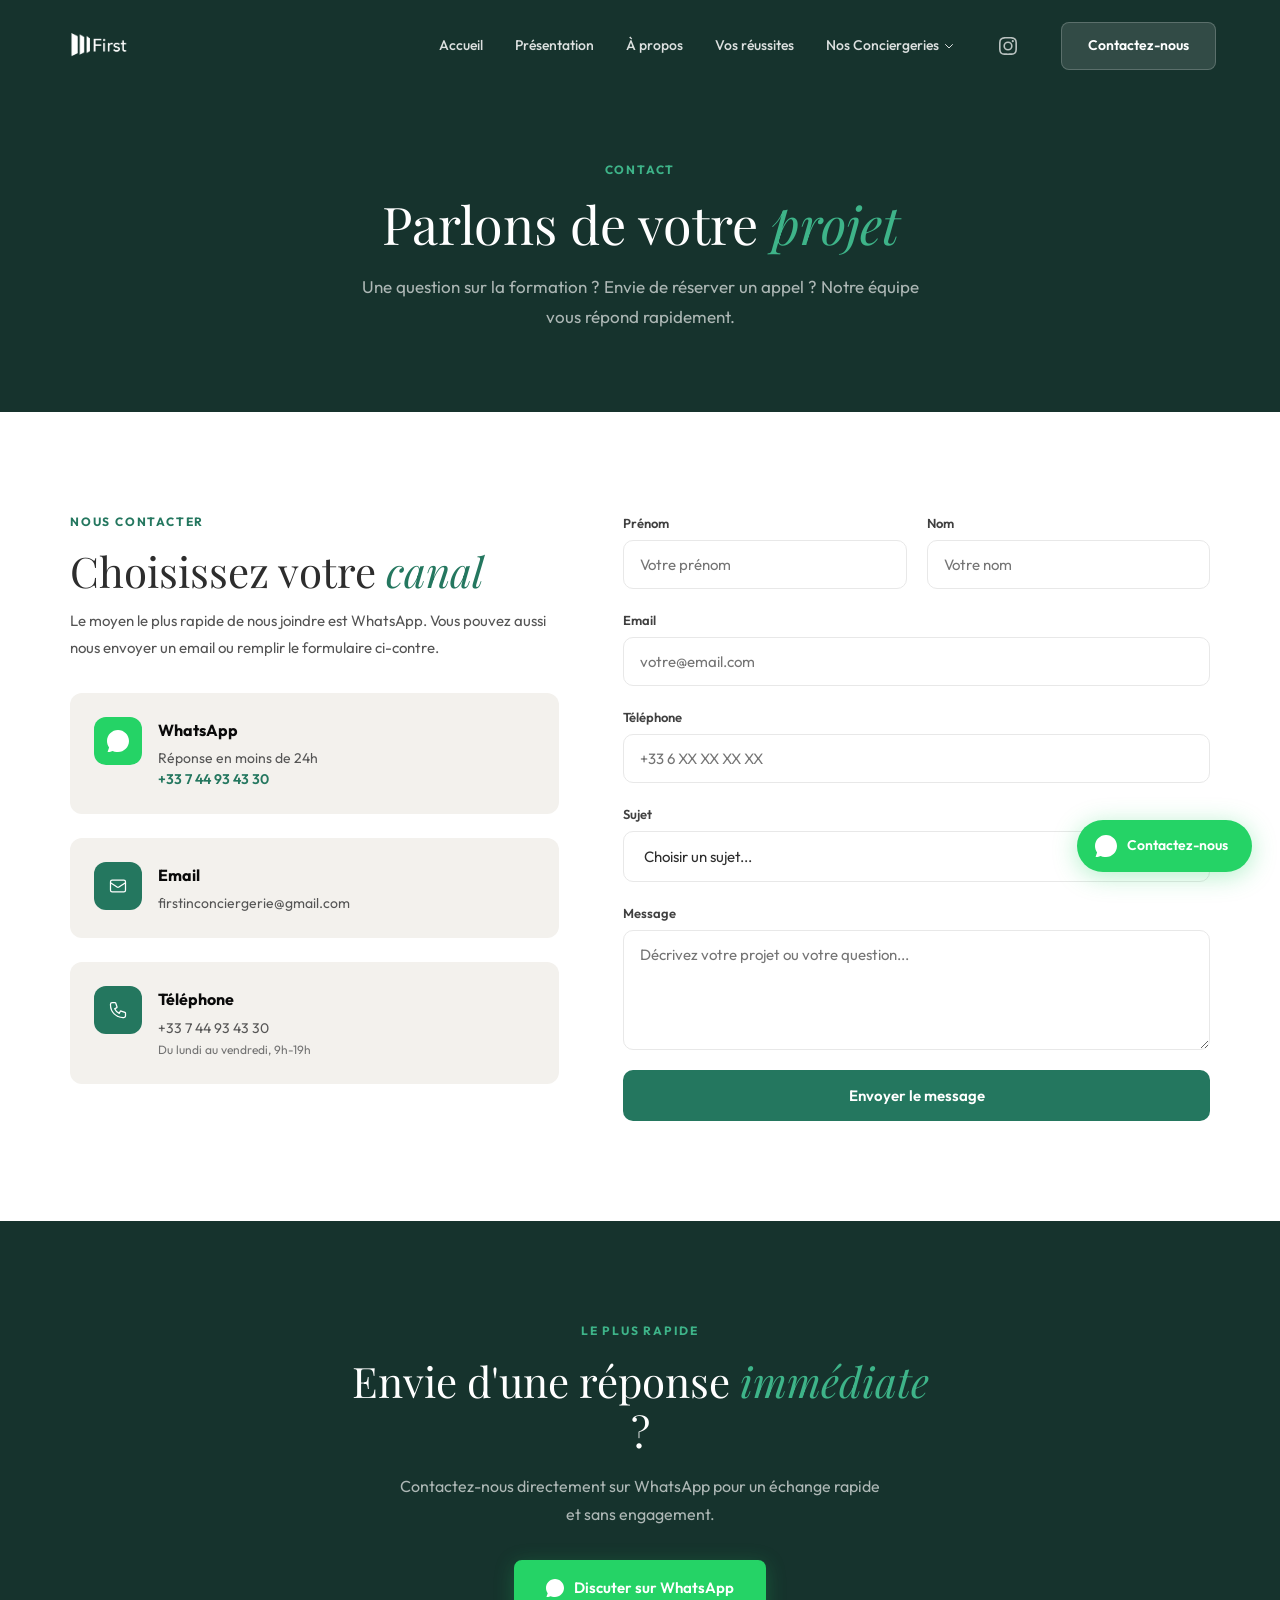
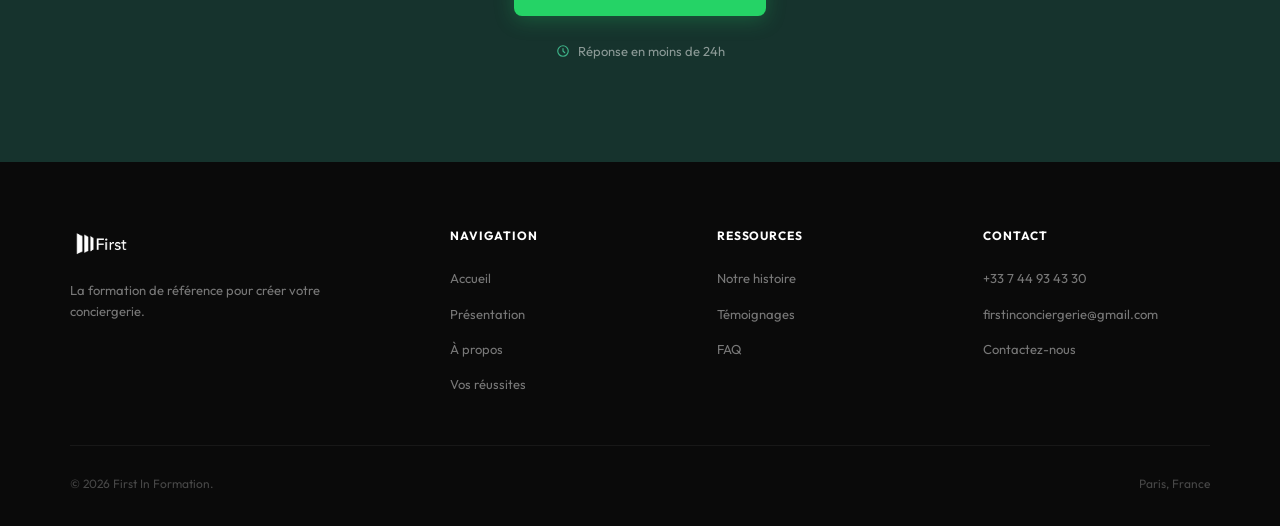
<file: contact.html>
<!DOCTYPE html>
<html lang="fr">
<head>
    <meta charset="UTF-8">
    <meta name="viewport" content="width=device-width, initial-scale=1.0">
    <title>Contactez-nous | First In Formation</title>
    <meta name="description" content="Contactez First In Formation pour en savoir plus sur notre programme de formation en conciergerie de luxe.">
    <link rel="icon" type="image/png" href="./assets/images/LOGO NOIR.png">
    <link href="https://fonts.googleapis.com/css2?family=Outfit:wght@300;400;500;600;700;800&family=Playfair+Display:ital,wght@0,400;0,500;0,600;0,700;1,400;1,500&display=swap" rel="stylesheet">
    <style>
        :root{--green-deep:#16332d;--green:#1a4d3e;--green-accent:#24775f;--green-light:#2d9474;--green-lighter:#3eb489;--white:#fff;--cream:#f3f1ed;--black:#0a0a0a;--gray-800:#2d2d2d;--gray-700:#404040;--gray-600:#555;--gray-500:#737373;--gray-400:#a3a3a3;--gray-200:#e8e8e8}
        *,*::before,*::after{margin:0;padding:0;box-sizing:border-box}html{scroll-behavior:smooth;-webkit-font-smoothing:antialiased}body{font-family:'Outfit',-apple-system,BlinkMacSystemFont,sans-serif;background:var(--white);color:var(--gray-800);line-height:1.7;overflow-x:hidden}::selection{background:var(--green-accent);color:var(--white)}img{max-width:100%;display:block}a{text-decoration:none;color:inherit}
        .fade-up{opacity:0;transform:translateY(24px);transition:opacity .6s ease,transform .6s ease}.fade-up.visible{opacity:1;transform:translateY(0)}

        .nav{position:fixed;top:0;left:0;right:0;z-index:100;padding:22px 5%;display:flex;justify-content:space-between;align-items:center;transition:all .35s ease}.nav.scrolled{background:rgba(255,255,255,.97);backdrop-filter:blur(16px);padding:14px 5%;box-shadow:0 1px 0 rgba(0,0,0,.06)}.nav-logo img{height:42px;transition:all .3s}.nav.scrolled .nav-logo img{height:36px}.nav-menu{display:flex;align-items:center;gap:44px}.nav-links{display:flex;gap:32px}.nav-links a{font-size:14px;font-weight:500;color:rgba(255,255,255,.85);transition:color .3s}.nav.scrolled .nav-links a{color:var(--gray-700)}.nav-links a:hover{color:var(--green-lighter)}.nav-cta{padding:11px 26px;background:rgba(255,255,255,.12);border:1px solid rgba(255,255,255,.2);border-radius:8px;color:var(--white);font-size:14px;font-weight:600;transition:all .3s}.nav.scrolled .nav-cta{background:var(--green-accent);border-color:var(--green-accent);color:var(--white)}
        .mobile-header{display:none;position:fixed;top:0;left:0;right:0;background:var(--green-deep);padding:16px 20px;z-index:101;justify-content:space-between;align-items:center;transition:all .3s}.mobile-header.scrolled{background:var(--white);box-shadow:0 1px 0 rgba(0,0,0,.08)}.mobile-header img{height:34px}.hamburger{width:24px;height:18px;position:relative;cursor:pointer;z-index:102}.hamburger span{position:absolute;left:0;width:100%;height:2px;background:var(--white);transition:all .3s;border-radius:1px}.mobile-header.scrolled .hamburger span{background:var(--green-deep)}.hamburger span:nth-child(1){top:0}.hamburger span:nth-child(2){top:50%;transform:translateY(-50%)}.hamburger span:nth-child(3){bottom:0;width:65%}.hamburger.active span:nth-child(1){top:50%;transform:translateY(-50%) rotate(45deg);background:var(--white)}.hamburger.active span:nth-child(2){opacity:0}.hamburger.active span:nth-child(3){bottom:50%;width:100%;transform:translateY(50%) rotate(-45deg);background:var(--white)}.mobile-menu{position:fixed;inset:0;background:var(--green-deep);z-index:100;display:flex;flex-direction:column;justify-content:center;align-items:center;gap:28px;opacity:0;visibility:hidden;transition:all .4s ease}.mobile-menu.active{opacity:1;visibility:visible}.mobile-menu a{font-size:1.4rem;font-weight:500;color:var(--white)}
        @media(max-width:900px){.nav{display:none}.mobile-header{display:flex}}

        .section{padding:100px 5%}.section-inner{max-width:1140px;margin:0 auto}.section-green{background:var(--green-deep);color:var(--white)}.section-cream{background:var(--cream)}.section-white{background:var(--white)}
        .section-label{font-size:12px;font-weight:700;letter-spacing:.15em;text-transform:uppercase;color:var(--green-accent);margin-bottom:14px}.section-green .section-label{color:var(--green-lighter)}
        .section-heading{font-family:'Playfair Display',serif;font-size:clamp(28px,4vw,42px);font-weight:400;line-height:1.2;margin-bottom:16px}.section-heading em{font-style:italic;color:var(--green-accent)}.section-green .section-heading em{color:var(--green-lighter)}

        .page-hero{background:var(--green-deep);padding:160px 5% 80px;text-align:center}.page-hero .section-label{color:var(--green-lighter)}.page-hero h1{font-family:'Playfair Display',serif;font-size:clamp(32px,5vw,52px);font-weight:400;color:var(--white);line-height:1.15;margin-bottom:18px}.page-hero h1 em{font-style:italic;color:var(--green-lighter)}.page-hero p{font-size:17px;color:rgba(255,255,255,.65);max-width:560px;margin:0 auto;line-height:1.75}

        /* CONTACT LAYOUT */
        .contact-grid{display:grid;grid-template-columns:1fr 1.2fr;gap:64px;align-items:start}
        .contact-methods{display:flex;flex-direction:column;gap:24px}
        .contact-method{display:flex;gap:16px;padding:24px;background:var(--cream);border-radius:12px;transition:all .3s}
        .contact-method:hover{box-shadow:0 8px 30px rgba(0,0,0,.06)}
        .contact-method-icon{width:48px;height:48px;background:var(--green-accent);border-radius:12px;display:flex;align-items:center;justify-content:center;flex-shrink:0;color:var(--white)}
        .contact-method h4{font-size:16px;font-weight:700;margin-bottom:4px;color:var(--black)}
        .contact-method p{font-size:14px;color:var(--gray-600);line-height:1.5}
        .contact-method a{color:var(--green-accent);font-weight:600}

        /* FORM */
        .contact-form{display:flex;flex-direction:column;gap:20px}
        .form-group{display:flex;flex-direction:column;gap:6px}
        .form-group label{font-size:13px;font-weight:600;color:var(--gray-700)}
        .form-group input,.form-group textarea,.form-group select{
            padding:14px 16px;border:1px solid var(--gray-200);border-radius:10px;
            font-family:inherit;font-size:15px;color:var(--gray-800);
            transition:border-color .3s;background:var(--white);
        }
        .form-group input:focus,.form-group textarea:focus,.form-group select:focus{
            outline:none;border-color:var(--green-accent);
        }
        .form-group textarea{resize:vertical;min-height:120px}
        .form-row{display:grid;grid-template-columns:1fr 1fr;gap:20px}
        .btn-submit{
            padding:16px 32px;background:var(--green-accent);color:var(--white);
            border:none;border-radius:10px;font-family:inherit;font-size:15px;font-weight:600;
            cursor:pointer;transition:all .3s;
        }
        .btn-submit:hover{background:var(--green-light);transform:translateY(-1px)}

        .btn-main{display:inline-flex;align-items:center;gap:10px;padding:15px 32px;background:#25D366;color:var(--white);border-radius:8px;font-size:15px;font-weight:600;transition:all .3s;box-shadow:0 4px 20px rgba(37,211,102,.25)}.btn-main:hover{transform:translateY(-2px);box-shadow:0 8px 30px rgba(37,211,102,.35)}

        .cta-guarantee{display:flex;align-items:center;justify-content:center;gap:8px;margin-top:24px;font-size:13px;color:rgba(255,255,255,.5)}
        .cta-guarantee svg{color:var(--green-lighter)}

        .footer{background:var(--black);color:var(--white);padding:64px 5% 32px}.footer-inner{max-width:1140px;margin:0 auto}.footer-grid{display:grid;grid-template-columns:1.5fr 1fr 1fr 1fr;gap:40px;padding-bottom:40px;border-bottom:1px solid rgba(255,255,255,.06)}.footer-brand img{height:38px;margin-bottom:16px}.footer-brand p{font-size:13px;color:rgba(255,255,255,.45);line-height:1.65;max-width:260px}.footer-title{font-size:12px;font-weight:700;text-transform:uppercase;letter-spacing:.08em;margin-bottom:18px}.footer-links{list-style:none}.footer-links li{margin-bottom:8px}.footer-links a{color:rgba(255,255,255,.45);font-size:13px;transition:color .3s}.footer-links a:hover{color:var(--green-lighter)}.footer-bottom{display:flex;justify-content:space-between;align-items:center;padding-top:28px;font-size:12px;color:rgba(255,255,255,.25)}

        @media(max-width:900px){.contact-grid{grid-template-columns:1fr;gap:40px}.form-row{grid-template-columns:1fr}.footer-grid{grid-template-columns:1fr 1fr}}
        @media(max-width:600px){.section{padding:72px 5%}.page-hero{padding:120px 5% 60px}.footer-grid{grid-template-columns:1fr;text-align:center}.footer-brand{display:flex;flex-direction:column;align-items:center}.footer-bottom{flex-direction:column;gap:8px;text-align:center}}
        .preloader{position:fixed;inset:0;background:var(--green-deep);z-index:10000;display:flex;align-items:center;justify-content:center;flex-direction:column;gap:32px}.preloader-logo{width:120px;filter:brightness(0) invert(1);opacity:0;transform:scale(0.9);animation:pLogoIn .8s cubic-bezier(.16,1,.3,1) .2s forwards}@keyframes pLogoIn{to{opacity:1;transform:scale(1)}}.preloader-bar{width:160px;height:2px;background:rgba(255,255,255,.1);border-radius:2px;overflow:hidden;opacity:0;animation:pBarIn .4s ease .5s forwards}@keyframes pBarIn{to{opacity:1}}.preloader-bar-fill{height:100%;width:0%;background:linear-gradient(90deg,var(--green-lighter),var(--green-light));animation:pFill 1.2s cubic-bezier(.4,0,.2,1) .7s forwards}@keyframes pFill{to{width:100%}}.nav-dropdown:hover .nav-dropdown-menu{opacity:1!important;visibility:visible!important;transform:translateX(-50%) translateY(0)!important}.nav-dropdown-menu a:hover{background:var(--cream)}.nav.scrolled .nav-dropdown-menu a{color:var(--gray-700)}.nav.scrolled .nav-insta{color:var(--gray-500)}
        body{animation:pageIn .4s ease both}body.page-exit{animation:pageOut .3s ease both}@keyframes pageIn{from{opacity:0}to{opacity:1}}@keyframes pageOut{from{opacity:1}to{opacity:0}}
    </style>
</head>
<body>
    <nav class="nav" id="nav"><a href="index.html" class="nav-logo"><img src="./assets/images/LOGO BLANC.png" alt="First In" id="navLogo"></a><div class="nav-menu"><div class="nav-links"><a href="index.html">Accueil</a><a href="presentation.html">Présentation</a><a href="a-propos.html">À propos</a><a href="vos-reussites.html">Vos réussites</a><div class="nav-dropdown" style="position:relative"><a href="https://www.firstinconciergerie.com/" target="_blank" style="display:flex;align-items:center;gap:4px">Nos Conciergeries <svg width="12" height="12" fill="none" stroke="currentColor" viewBox="0 0 24 24"><path stroke-linecap="round" stroke-linejoin="round" stroke-width="2" d="M19 9l-7 7-7-7"/></svg></a><div class="nav-dropdown-menu" style="position:absolute;top:100%;left:50%;transform:translateX(-50%) translateY(8px);min-width:200px;background:rgba(255,255,255,0.97);backdrop-filter:blur(20px);border-radius:12px;border:1px solid rgba(0,0,0,0.06);box-shadow:0 12px 40px rgba(0,0,0,0.1);padding:8px;opacity:0;visibility:hidden;transition:all 0.25s;z-index:200"><a href="https://www.firstinconciergerie.com/" target="_blank" style="display:flex;align-items:center;gap:10px;padding:10px 14px;border-radius:8px;font-size:13.5px;font-weight:500;color:var(--gray-700)"><span style="width:6px;height:6px;border-radius:50%;background:var(--green-accent)"></span> Paris</a><a href="https://www.firstinconciergerie.com/" target="_blank" style="display:flex;align-items:center;gap:10px;padding:10px 14px;border-radius:8px;font-size:13.5px;font-weight:500;color:var(--gray-700)"><span style="width:6px;height:6px;border-radius:50%;background:var(--green-accent)"></span> Dubaï</a><a href="https://www.firstinconciergerie.com/" target="_blank" style="display:flex;align-items:center;gap:10px;padding:10px 14px;border-radius:8px;font-size:13.5px;font-weight:500;color:var(--gray-700)"><span style="width:6px;height:6px;border-radius:50%;background:var(--green-accent)"></span> Côte d'Azur</a><a href="https://www.firstinconciergerie.com/" target="_blank" style="display:flex;align-items:center;gap:10px;padding:10px 14px;border-radius:8px;font-size:13.5px;font-weight:500;color:var(--gray-700)"><span style="width:6px;height:6px;border-radius:50%;background:var(--green-accent)"></span> Marrakech</a></div></div></div><a href="https://www.instagram.com/firstconciergerie/" target="_blank" aria-label="Instagram" class="nav-insta" style="color:rgba(255,255,255,0.7);transition:color 0.3s;display:flex"><svg width="18" height="18" fill="currentColor" viewBox="0 0 24 24"><path d="M12 2.163c3.204 0 3.584.012 4.85.07 3.252.148 4.771 1.691 4.919 4.919.058 1.265.069 1.645.069 4.849 0 3.205-.012 3.584-.069 4.849-.149 3.225-1.664 4.771-4.919 4.919-1.266.058-1.644.07-4.85.07-3.204 0-3.584-.012-4.849-.07-3.26-.149-4.771-1.699-4.919-4.92-.058-1.265-.07-1.644-.07-4.849 0-3.204.013-3.583.07-4.849.149-3.227 1.664-4.771 4.919-4.919 1.266-.057 1.645-.069 4.849-.069zM12 0C8.741 0 8.333.014 7.053.072 2.695.272.273 2.69.073 7.052.014 8.333 0 8.741 0 12c0 3.259.014 3.668.072 4.948.2 4.358 2.618 6.78 6.98 6.98C8.333 23.986 8.741 24 12 24c3.259 0 3.668-.014 4.948-.072 4.354-.2 6.782-2.618 6.979-6.98.059-1.28.073-1.689.073-4.948 0-3.259-.014-3.667-.072-4.947-.196-4.354-2.617-6.78-6.979-6.98C15.668.014 15.259 0 12 0zm0 5.838a6.162 6.162 0 100 12.324 6.162 6.162 0 000-12.324zM12 16a4 4 0 110-8 4 4 0 010 8zm6.406-11.845a1.44 1.44 0 100 2.881 1.44 1.44 0 000-2.881z"/></svg></a><a href="contact.html" class="nav-cta">Contactez-nous</a></div></nav>
    <header class="mobile-header" id="mobileHeader"><a href="index.html"><img src="./assets/images/LOGO BLANC.png" alt="First In" id="mobileLogo"></a><div class="hamburger" id="hamburger"><span></span><span></span><span></span></div></header>
    <div class="mobile-menu" id="mobileMenu"><a href="index.html">Accueil</a><a href="presentation.html">Présentation</a><a href="a-propos.html">À propos</a><a href="vos-reussites.html">Vos réussites</a><a href="contact.html">Contactez-nous</a></div>

    <!-- HERO — VERT -->
    <section class="page-hero">
        <div class="section-label">Contact</div>
        <h1>Parlons de votre <em>projet</em></h1>
        <p>Une question sur la formation ? Envie de réserver un appel ? Notre équipe vous répond rapidement.</p>
    </section>

    <!-- CONTACT — BLANC -->
    <section class="section section-white">
        <div class="section-inner">
            <div class="contact-grid">
                <div class="fade-up">
                    <div class="section-label">Nous contacter</div>
                    <h2 class="section-heading" style="margin-bottom:12px">Choisissez votre <em>canal</em></h2>
                    <p style="font-size:15px;color:var(--gray-600);margin-bottom:32px;line-height:1.75">Le moyen le plus rapide de nous joindre est WhatsApp. Vous pouvez aussi nous envoyer un email ou remplir le formulaire ci-contre.</p>

                    <div class="contact-methods">
                        <a href="https://wa.me/33744934330?text=Bonjour%2C%20je%20souhaite%20en%20savoir%20plus%20sur%20la%20formation" target="_blank" class="contact-method">
                            <div class="contact-method-icon" style="background:#25D366"><svg width="22" height="22" fill="currentColor" viewBox="0 0 24 24"><path d="M17.472 14.382c-.297-.149-1.758-.867-2.03-.967-.273-.099-.471-.148-.67.15-.197.297-.767.966-.94 1.164-.173.199-.347.223-.644.075-.297-.15-1.255-.463-2.39-1.475-.883-.788-1.48-1.761-1.653-2.059-.173-.297-.018-.458.13-.606.134-.133.298-.347.446-.52.149-.174.198-.298.298-.497.099-.198.05-.371-.025-.52-.075-.149-.669-1.612-.916-2.207-.242-.579-.487-.5-.669-.51-.173-.008-.371-.01-.57-.01-.198 0-.52.074-.792.372-.272.297-1.04 1.016-1.04 2.479 0 1.462 1.065 2.875 1.213 3.074.149.198 2.096 3.2 5.077 4.487.709.306 1.262.489 1.694.625.712.227 1.36.195 1.871.118.571-.085 1.758-.719 2.006-1.413.248-.694.248-1.289.173-1.413-.074-.124-.272-.198-.57-.347z"/><path d="M12 0C5.373 0 0 5.373 0 12c0 2.625.846 5.059 2.284 7.034L.789 23.492a.75.75 0 00.917.918l4.462-1.496A11.945 11.945 0 0012 24c6.627 0 12-5.373 12-12S18.627 0 12 0z"/></svg></div>
                            <div><h4>WhatsApp</h4><p>Réponse en moins de 24h<br><span style="color:var(--green-accent);font-weight:600">+33 7 44 93 43 30</span></p></div>
                        </a>

                        <a href="mailto:firstinconciergerie@gmail.com" class="contact-method">
                            <div class="contact-method-icon"><svg width="20" height="20" fill="none" stroke="currentColor" viewBox="0 0 24 24"><path stroke-linecap="round" stroke-linejoin="round" stroke-width="1.5" d="M3 8l7.89 5.26a2 2 0 002.22 0L21 8M5 19h14a2 2 0 002-2V7a2 2 0 00-2-2H5a2 2 0 00-2 2v10a2 2 0 002 2z"/></svg></div>
                            <div><h4>Email</h4><p>firstinconciergerie@gmail.com</p></div>
                        </a>

                        <div class="contact-method">
                            <div class="contact-method-icon"><svg width="20" height="20" fill="none" stroke="currentColor" viewBox="0 0 24 24"><path stroke-linecap="round" stroke-linejoin="round" stroke-width="1.5" d="M3 5a2 2 0 012-2h3.28a1 1 0 01.948.684l1.498 4.493a1 1 0 01-.502 1.21l-2.257 1.13a11.042 11.042 0 005.516 5.516l1.13-2.257a1 1 0 011.21-.502l4.493 1.498a1 1 0 01.684.949V19a2 2 0 01-2 2h-1C9.716 21 3 14.284 3 6V5z"/></svg></div>
                            <div><h4>Téléphone</h4><p>+33 7 44 93 43 30<br><span style="font-size:12px;color:var(--gray-500)">Du lundi au vendredi, 9h-19h</span></p></div>
                        </div>
                    </div>
                </div>

                <div class="fade-up">
                    <form class="contact-form" onsubmit="event.preventDefault();alert('Merci ! Votre message a été envoyé. Nous vous répondrons dans les plus brefs délais.')">
                        <div class="form-row">
                            <div class="form-group">
                                <label for="prenom">Prénom</label>
                                <input type="text" id="prenom" name="prenom" placeholder="Votre prénom" required>
                            </div>
                            <div class="form-group">
                                <label for="nom">Nom</label>
                                <input type="text" id="nom" name="nom" placeholder="Votre nom" required>
                            </div>
                        </div>
                        <div class="form-group">
                            <label for="email">Email</label>
                            <input type="email" id="email" name="email" placeholder="votre@email.com" required>
                        </div>
                        <div class="form-group">
                            <label for="telephone">Téléphone</label>
                            <input type="tel" id="telephone" name="telephone" placeholder="+33 6 XX XX XX XX">
                        </div>
                        <div class="form-group">
                            <label for="sujet">Sujet</label>
                            <select id="sujet" name="sujet">
                                <option value="">Choisir un sujet...</option>
                                <option value="formation">En savoir plus sur la formation</option>
                                <option value="appel">Réserver un appel gratuit</option>
                                <option value="partenariat">Partenariat</option>
                                <option value="autre">Autre</option>
                            </select>
                        </div>
                        <div class="form-group">
                            <label for="message">Message</label>
                            <textarea id="message" name="message" placeholder="Décrivez votre projet ou votre question..." required></textarea>
                        </div>
                        <button type="submit" class="btn-submit">Envoyer le message</button>
                    </form>
                </div>
            </div>
        </div>
    </section>

    <!-- CTA WHATSAPP — VERT -->
    <section class="section section-green" style="text-align:center">
        <div class="section-inner">
            <div class="section-label" style="text-align:center">Le plus rapide</div>
            <h2 class="section-heading" style="max-width:600px;margin:0 auto 16px">Envie d'une réponse <em>immédiate</em> ?</h2>
            <p style="font-size:16px;color:rgba(255,255,255,.65);max-width:480px;margin:0 auto 32px;line-height:1.75">Contactez-nous directement sur WhatsApp pour un échange rapide et sans engagement.</p>
            <a href="https://wa.me/33744934330?text=Bonjour%2C%20je%20souhaite%20en%20savoir%20plus%20sur%20la%20formation" class="btn-main" target="_blank"><svg width="18" height="18" fill="currentColor" viewBox="0 0 24 24"><path d="M17.472 14.382c-.297-.149-1.758-.867-2.03-.967-.273-.099-.471-.148-.67.15-.197.297-.767.966-.94 1.164-.173.199-.347.223-.644.075-.297-.15-1.255-.463-2.39-1.475-.883-.788-1.48-1.761-1.653-2.059-.173-.297-.018-.458.13-.606.134-.133.298-.347.446-.52.149-.174.198-.298.298-.497.099-.198.05-.371-.025-.52-.075-.149-.669-1.612-.916-2.207-.242-.579-.487-.5-.669-.51-.173-.008-.371-.01-.57-.01-.198 0-.52.074-.792.372-.272.297-1.04 1.016-1.04 2.479 0 1.462 1.065 2.875 1.213 3.074.149.198 2.096 3.2 5.077 4.487.709.306 1.262.489 1.694.625.712.227 1.36.195 1.871.118.571-.085 1.758-.719 2.006-1.413.248-.694.248-1.289.173-1.413-.074-.124-.272-.198-.57-.347z"/><path d="M12 0C5.373 0 0 5.373 0 12c0 2.625.846 5.059 2.284 7.034L.789 23.492a.75.75 0 00.917.918l4.462-1.496A11.945 11.945 0 0012 24c6.627 0 12-5.373 12-12S18.627 0 12 0z"/></svg>Discuter sur WhatsApp</a>
            <div class="cta-guarantee"><svg width="14" height="14" fill="none" stroke="currentColor" viewBox="0 0 24 24"><path stroke-linecap="round" stroke-linejoin="round" stroke-width="2" d="M12 8v4l3 3m6-3a9 9 0 11-18 0 9 9 0 0118 0z"/></svg>Réponse en moins de 24h</div>
        </div>
    </section>

    <a href="https://wa.me/33744934330?text=Bonjour%2C%20je%20souhaite%20en%20savoir%20plus" target="_blank" style="position:fixed;bottom:28px;right:28px;display:flex;align-items:center;gap:10px;background:#25D366;border-radius:100px;padding:14px 24px 14px 18px;color:#fff;font-size:14px;font-weight:600;box-shadow:0 4px 24px rgba(37,211,102,0.35);z-index:98;text-decoration:none;transition:all 0.3s" onmouseover="this.style.transform='translateY(-2px)'" onmouseout="this.style.transform='none'"><svg width="22" height="22" fill="currentColor" viewBox="0 0 24 24"><path d="M17.472 14.382c-.297-.149-1.758-.867-2.03-.967-.273-.099-.471-.148-.67.15-.197.297-.767.966-.94 1.164-.173.199-.347.223-.644.075-.297-.15-1.255-.463-2.39-1.475-.883-.788-1.48-1.761-1.653-2.059-.173-.297-.018-.458.13-.606.134-.133.298-.347.446-.52.149-.174.198-.298.298-.497.099-.198.05-.371-.025-.52-.075-.149-.669-1.612-.916-2.207-.242-.579-.487-.5-.669-.51-.173-.008-.371-.01-.57-.01-.198 0-.52.074-.792.372-.272.297-1.04 1.016-1.04 2.479 0 1.462 1.065 2.875 1.213 3.074.149.198 2.096 3.2 5.077 4.487.709.306 1.262.489 1.694.625.712.227 1.36.195 1.871.118.571-.085 1.758-.719 2.006-1.413.248-.694.248-1.289.173-1.413-.074-.124-.272-.198-.57-.347z"/><path d="M12 0C5.373 0 0 5.373 0 12c0 2.625.846 5.059 2.284 7.034L.789 23.492a.75.75 0 00.917.918l4.462-1.496A11.945 11.945 0 0012 24c6.627 0 12-5.373 12-12S18.627 0 12 0z"/></svg>Contactez-nous</a>
    <footer class="footer"><div class="footer-inner"><div class="footer-grid"><div class="footer-brand"><img src="./assets/images/LOGO BLANC.png" alt="First In Formation"><p>La formation de référence pour créer votre conciergerie.</p></div><div><p class="footer-title">Navigation</p><ul class="footer-links"><li><a href="index.html">Accueil</a></li><li><a href="presentation.html">Présentation</a></li><li><a href="a-propos.html">À propos</a></li><li><a href="vos-reussites.html">Vos réussites</a></li></ul></div><div><p class="footer-title">Ressources</p><ul class="footer-links"><li><a href="index.html#fondateur">Notre histoire</a></li><li><a href="index.html#temoignages">Témoignages</a></li><li><a href="index.html#faq">FAQ</a></li></ul></div><div><p class="footer-title">Contact</p><ul class="footer-links"><li><a href="https://wa.me/33744934330" target="_blank">+33 7 44 93 43 30</a></li><li><a href="mailto:firstinconciergerie@gmail.com">firstinconciergerie@gmail.com</a></li><li><a href="contact.html">Contactez-nous</a></li></ul></div></div><div class="footer-bottom"><span>&copy; 2026 First In Formation.</span><span>Paris, France</span></div></div></footer>

    <script>
        document.querySelectorAll('a[href]').forEach(l=>{const h=l.getAttribute('href');if(h&&h.endsWith('.html')&&!l.hasAttribute('target')){l.addEventListener('click',e=>{e.preventDefault();document.body.classList.add('page-exit');setTimeout(()=>window.location.href=h,300)})}});
        const nav=document.getElementById('nav'),navLogo=document.getElementById('navLogo'),mH=document.getElementById('mobileHeader'),mL=document.getElementById('mobileLogo');
        window.addEventListener('scroll',()=>{const s=window.scrollY>60;nav.classList.toggle('scrolled',s);mH.classList.toggle('scrolled',s);navLogo.src=s?'./assets/images/LOGO NOIR.png':'./assets/images/LOGO BLANC.png';mL.src=s?'./assets/images/LOGO NOIR.png':'./assets/images/LOGO BLANC.png'});
        const hb=document.getElementById('hamburger'),mm=document.getElementById('mobileMenu');
        hb.addEventListener('click',()=>{hb.classList.toggle('active');mm.classList.toggle('active');document.body.style.overflow=mm.classList.contains('active')?'hidden':''});
        mm.querySelectorAll('a').forEach(l=>l.addEventListener('click',()=>{hb.classList.remove('active');mm.classList.remove('active');document.body.style.overflow=''}));
        const obs=new IntersectionObserver(e=>e.forEach(en=>{if(en.isIntersecting)en.target.classList.add('visible')}),{threshold:.1,rootMargin:'0px 0px -40px 0px'});
        document.querySelectorAll('.fade-up').forEach(el=>obs.observe(el));
    </script>
</body>
</html>
</file>
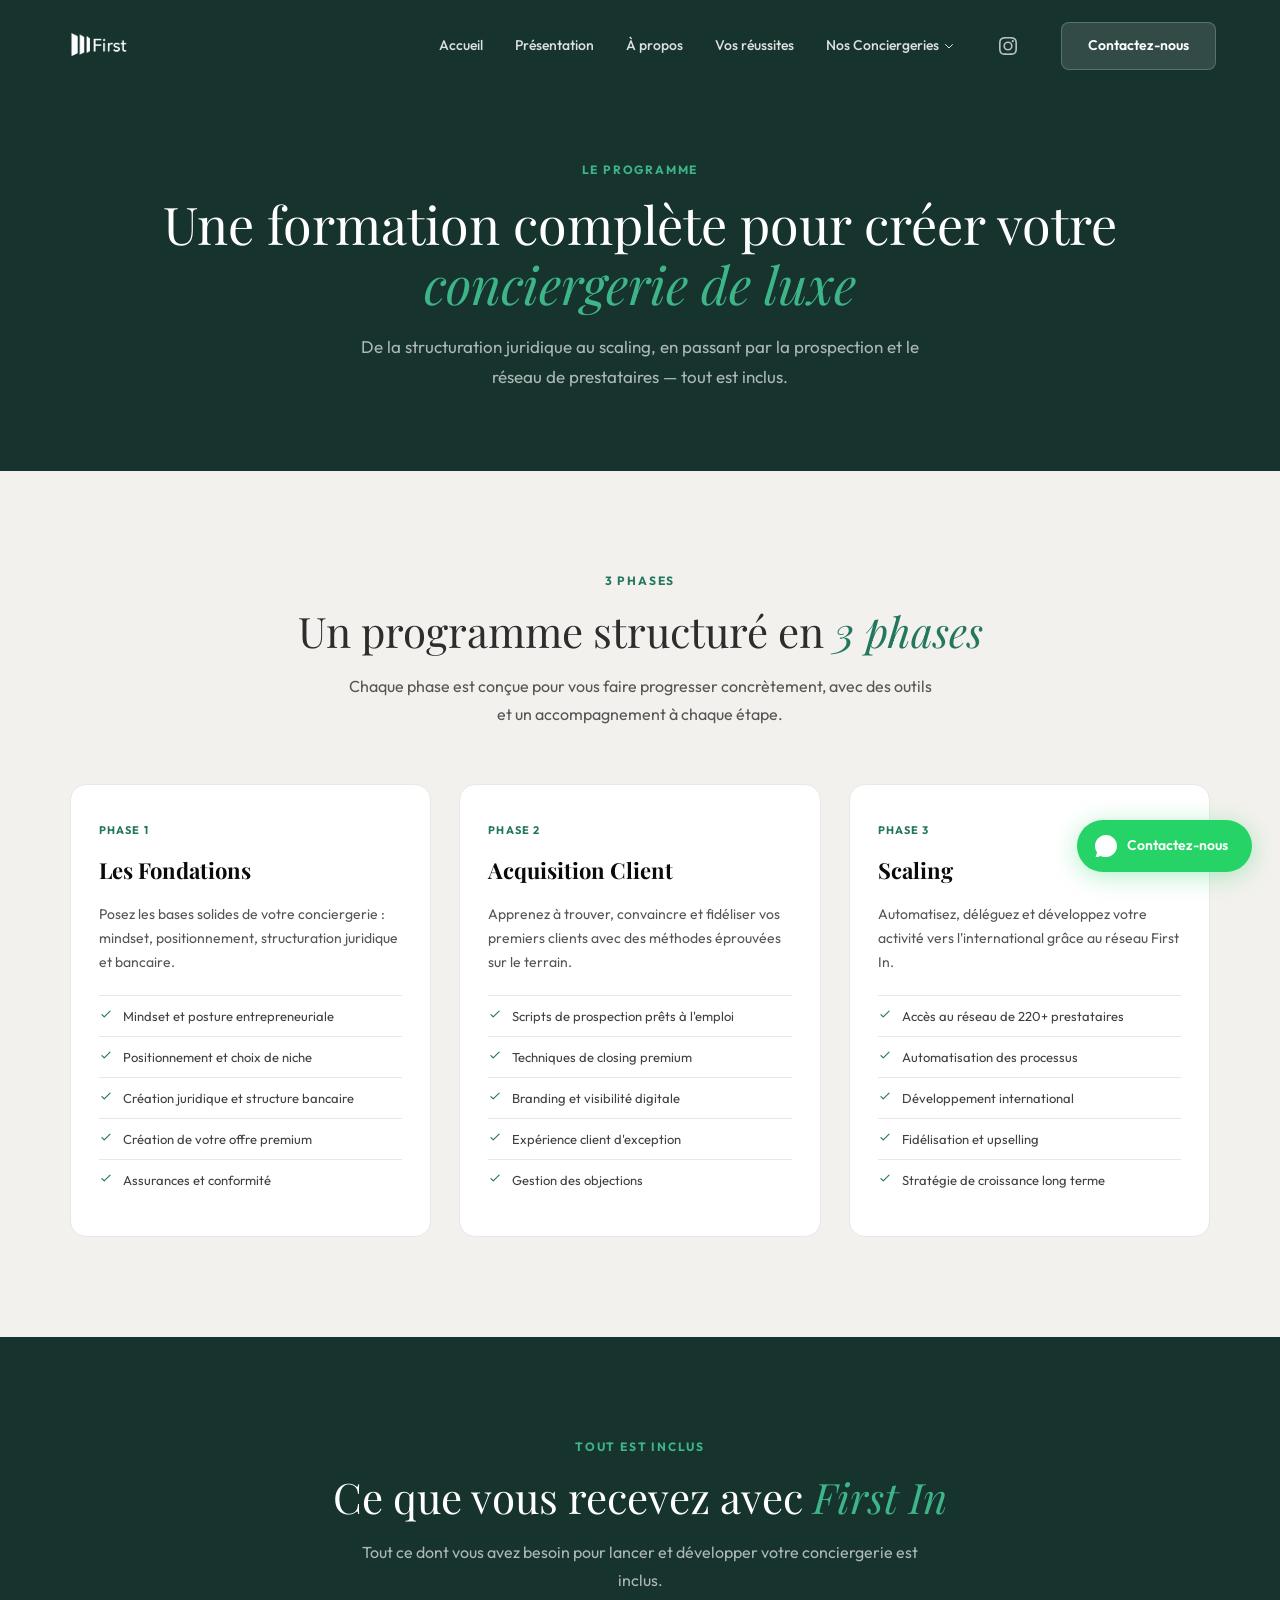
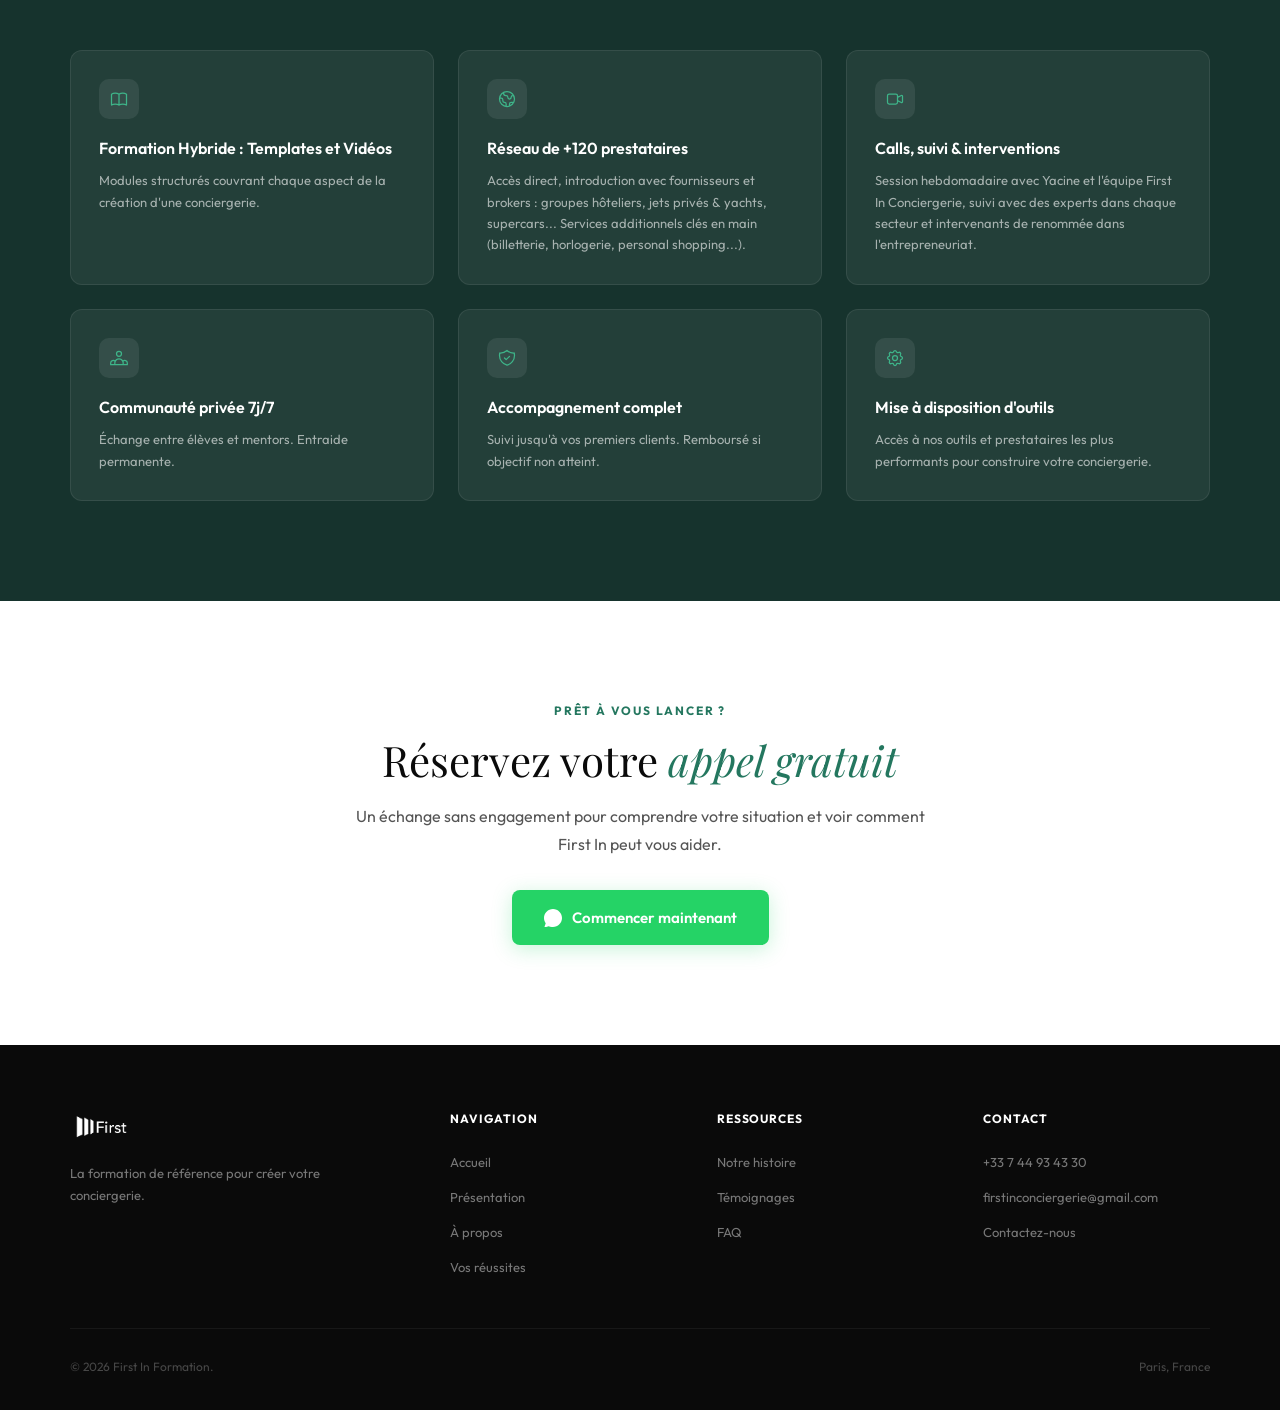
<file: presentation.html>
<!DOCTYPE html>
<html lang="fr">
<head>
    <meta charset="UTF-8">
    <meta name="viewport" content="width=device-width, initial-scale=1.0">
    <title>Présentation | First In Formation</title>
    <meta name="description" content="Découvrez le programme First In Formation : fondations, acquisition client, scaling.">
    <link rel="icon" type="image/png" href="./assets/images/LOGO NOIR.png">
    <link href="https://fonts.googleapis.com/css2?family=Outfit:wght@300;400;500;600;700;800&family=Playfair+Display:ital,wght@0,400;0,500;0,600;0,700;1,400;1,500&display=swap" rel="stylesheet">
    <style>
        :root{--green-deep:#16332d;--green:#1a4d3e;--green-accent:#24775f;--green-light:#2d9474;--green-lighter:#3eb489;--white:#fff;--cream:#f3f1ed;--black:#0a0a0a;--gray-800:#2d2d2d;--gray-700:#404040;--gray-600:#555;--gray-500:#737373;--gray-400:#a3a3a3;--gray-200:#e8e8e8}
        *,*::before,*::after{margin:0;padding:0;box-sizing:border-box}html{scroll-behavior:smooth;-webkit-font-smoothing:antialiased}body{font-family:'Outfit',-apple-system,BlinkMacSystemFont,sans-serif;background:var(--white);color:var(--gray-800);line-height:1.7;overflow-x:hidden}::selection{background:var(--green-accent);color:var(--white)}img{max-width:100%;display:block}a{text-decoration:none;color:inherit}
        .fade-up{opacity:0;transform:translateY(24px);transition:opacity .6s ease,transform .6s ease}.fade-up.visible{opacity:1;transform:translateY(0)}
        .nav{position:fixed;top:0;left:0;right:0;z-index:100;padding:22px 5%;display:flex;justify-content:space-between;align-items:center;transition:all .35s ease}.nav.scrolled{background:rgba(255,255,255,.97);backdrop-filter:blur(16px);padding:14px 5%;box-shadow:0 1px 0 rgba(0,0,0,.06)}.nav-logo img{height:42px;transition:all .3s}.nav.scrolled .nav-logo img{height:36px}.nav-menu{display:flex;align-items:center;gap:44px}.nav-links{display:flex;gap:32px}.nav-links a{font-size:14px;font-weight:500;color:rgba(255,255,255,.85);transition:color .3s}.nav.scrolled .nav-links a{color:var(--gray-700)}.nav-links a:hover{color:var(--green-lighter)}.nav-cta{padding:11px 26px;background:rgba(255,255,255,.12);border:1px solid rgba(255,255,255,.2);border-radius:8px;color:var(--white);font-size:14px;font-weight:600;transition:all .3s}.nav.scrolled .nav-cta{background:var(--green-accent);border-color:var(--green-accent);color:var(--white)}
        .mobile-header{display:none;position:fixed;top:0;left:0;right:0;background:var(--green-deep);padding:16px 20px;z-index:101;justify-content:space-between;align-items:center;transition:all .3s}.mobile-header.scrolled{background:var(--white);box-shadow:0 1px 0 rgba(0,0,0,.08)}.mobile-header img{height:34px}.hamburger{width:24px;height:18px;position:relative;cursor:pointer;z-index:102}.hamburger span{position:absolute;left:0;width:100%;height:2px;background:var(--white);transition:all .3s;border-radius:1px}.mobile-header.scrolled .hamburger span{background:var(--green-deep)}.hamburger span:nth-child(1){top:0}.hamburger span:nth-child(2){top:50%;transform:translateY(-50%)}.hamburger span:nth-child(3){bottom:0;width:65%}.hamburger.active span:nth-child(1){top:50%;transform:translateY(-50%) rotate(45deg);background:var(--white)}.hamburger.active span:nth-child(2){opacity:0}.hamburger.active span:nth-child(3){bottom:50%;width:100%;transform:translateY(50%) rotate(-45deg);background:var(--white)}.mobile-menu{position:fixed;inset:0;background:var(--green-deep);z-index:100;display:flex;flex-direction:column;justify-content:center;align-items:center;gap:28px;opacity:0;visibility:hidden;transition:all .4s ease}.mobile-menu.active{opacity:1;visibility:visible}.mobile-menu a{font-size:1.4rem;font-weight:500;color:var(--white)}
        @media(max-width:900px){.nav{display:none}.mobile-header{display:flex}}
        .section{padding:100px 5%}.section-inner{max-width:1140px;margin:0 auto}.section-green{background:var(--green-deep);color:var(--white)}.section-cream{background:var(--cream)}.section-white{background:var(--white)}
        .section-label{font-size:12px;font-weight:700;letter-spacing:.15em;text-transform:uppercase;color:var(--green-accent);margin-bottom:14px}.section-green .section-label{color:var(--green-lighter)}.section-heading{font-family:'Playfair Display',serif;font-size:clamp(28px,4vw,42px);font-weight:400;line-height:1.2;margin-bottom:16px}.section-heading em{font-style:italic;color:var(--green-accent)}.section-green .section-heading em{color:var(--green-lighter)}.section-desc{font-size:16px;color:var(--gray-600);max-width:600px;line-height:1.75}.section-green .section-desc{color:rgba(255,255,255,.65)}.section-header-center{text-align:center;margin-bottom:56px}.section-header-center .section-desc{margin-left:auto;margin-right:auto}
        .page-hero{background:var(--green-deep);padding:160px 5% 80px;text-align:center}.page-hero .section-label{color:var(--green-lighter)}.page-hero h1{font-family:'Playfair Display',serif;font-size:clamp(32px,5vw,52px);font-weight:400;color:var(--white);line-height:1.15;margin-bottom:18px}.page-hero h1 em{font-style:italic;color:var(--green-lighter)}.page-hero p{font-size:17px;color:rgba(255,255,255,.65);max-width:560px;margin:0 auto;line-height:1.75}
        .program-grid{display:grid;grid-template-columns:repeat(3,1fr);gap:28px}.program-card{background:var(--white);border-radius:16px;padding:36px 28px;border:1px solid var(--gray-200);transition:all .3s}.program-card:hover{border-color:var(--green-accent);box-shadow:0 12px 40px rgba(0,0,0,.06)}.program-phase{font-size:11px;font-weight:700;letter-spacing:.1em;text-transform:uppercase;color:var(--green-accent);margin-bottom:12px}.program-card h3{font-family:'Playfair Display',serif;font-size:22px;margin-bottom:14px;color:var(--black)}.program-card>p{font-size:14px;color:var(--gray-600);line-height:1.7;margin-bottom:20px}.program-list{list-style:none}.program-list li{display:flex;align-items:flex-start;gap:10px;padding:9px 0;font-size:13px;color:var(--gray-700);border-top:1px solid var(--gray-200)}.program-list li svg{color:var(--green-accent);flex-shrink:0;margin-top:2px}
        .included-grid{display:grid;grid-template-columns:repeat(3,1fr);gap:24px}.included-card{padding:28px;background:rgba(255,255,255,.06);border:1px solid rgba(255,255,255,.08);border-radius:12px}.included-card h4{font-size:16px;font-weight:600;margin-bottom:8px}.included-card p{font-size:13px;color:rgba(255,255,255,.6);line-height:1.65}.included-icon{width:40px;height:40px;background:rgba(255,255,255,.08);border-radius:10px;display:flex;align-items:center;justify-content:center;margin-bottom:16px;color:var(--green-lighter)}
        .btn-main{display:inline-flex;align-items:center;gap:10px;padding:15px 32px;background:#25D366;color:var(--white);border-radius:8px;font-size:15px;font-weight:600;transition:all .3s;box-shadow:0 4px 20px rgba(37,211,102,.25)}.btn-main:hover{transform:translateY(-2px);box-shadow:0 8px 30px rgba(37,211,102,.35)}
        .cta-section{text-align:center}.cta-section .section-heading{max-width:600px;margin-left:auto;margin-right:auto}.cta-section .section-desc{margin-left:auto;margin-right:auto;margin-bottom:32px}
        .footer{background:var(--black);color:var(--white);padding:64px 5% 32px}.footer-inner{max-width:1140px;margin:0 auto}.footer-grid{display:grid;grid-template-columns:1.5fr 1fr 1fr 1fr;gap:40px;padding-bottom:40px;border-bottom:1px solid rgba(255,255,255,.06)}.footer-brand img{height:38px;margin-bottom:16px}.footer-brand p{font-size:13px;color:rgba(255,255,255,.45);line-height:1.65;max-width:260px}.footer-title{font-size:12px;font-weight:700;text-transform:uppercase;letter-spacing:.08em;margin-bottom:18px}.footer-links{list-style:none}.footer-links li{margin-bottom:8px}.footer-links a{color:rgba(255,255,255,.45);font-size:13px;transition:color .3s}.footer-links a:hover{color:var(--green-lighter)}.footer-bottom{display:flex;justify-content:space-between;align-items:center;padding-top:28px;font-size:12px;color:rgba(255,255,255,.25)}
        @media(max-width:900px){.program-grid,.included-grid{grid-template-columns:1fr;max-width:440px;margin-left:auto;margin-right:auto}.footer-grid{grid-template-columns:1fr 1fr}}
        @media(max-width:600px){.section{padding:72px 5%}.page-hero{padding:120px 5% 60px}.footer-grid{grid-template-columns:1fr;text-align:center}.footer-brand{display:flex;flex-direction:column;align-items:center}.footer-bottom{flex-direction:column;gap:8px;text-align:center}}
        /* Preloader + Radial Reveal */
        .nav-dropdown:hover .nav-dropdown-menu{opacity:1!important;visibility:visible!important;transform:translateX(-50%) translateY(0)!important}
        .nav-dropdown-menu a:hover{background:var(--cream)}
        .nav.scrolled .nav-dropdown-menu a{color:var(--gray-700)}.nav.scrolled .nav-insta{color:var(--gray-500)}
        body{animation:pageIn .4s ease both}body.page-exit{animation:pageOut .3s ease both}@keyframes pageIn{from{opacity:0}to{opacity:1}}@keyframes pageOut{from{opacity:1}to{opacity:0}}
    </style>
</head>
<body>
    <nav class="nav" id="nav"><a href="index.html" class="nav-logo"><img src="./assets/images/LOGO BLANC.png" alt="First In" id="navLogo"></a><div class="nav-menu"><div class="nav-links"><a href="index.html">Accueil</a><a href="presentation.html">Présentation</a><a href="a-propos.html">À propos</a><a href="vos-reussites.html">Vos réussites</a><div class="nav-dropdown" style="position:relative"><a href="https://www.firstinconciergerie.com/" target="_blank" style="display:flex;align-items:center;gap:4px">Nos Conciergeries <svg width="12" height="12" fill="none" stroke="currentColor" viewBox="0 0 24 24"><path stroke-linecap="round" stroke-linejoin="round" stroke-width="2" d="M19 9l-7 7-7-7"/></svg></a><div class="nav-dropdown-menu" style="position:absolute;top:100%;left:50%;transform:translateX(-50%) translateY(8px);min-width:200px;background:rgba(255,255,255,0.97);backdrop-filter:blur(20px);border-radius:12px;border:1px solid rgba(0,0,0,0.06);box-shadow:0 12px 40px rgba(0,0,0,0.1);padding:8px;opacity:0;visibility:hidden;transition:all 0.25s;z-index:200"><a href="https://www.firstinconciergerie.com/" target="_blank" style="display:flex;align-items:center;gap:10px;padding:10px 14px;border-radius:8px;font-size:13.5px;font-weight:500;color:var(--gray-700)"><span style="width:6px;height:6px;border-radius:50%;background:var(--green-accent)"></span> Paris</a><a href="https://www.firstinconciergerie.com/" target="_blank" style="display:flex;align-items:center;gap:10px;padding:10px 14px;border-radius:8px;font-size:13.5px;font-weight:500;color:var(--gray-700)"><span style="width:6px;height:6px;border-radius:50%;background:var(--green-accent)"></span> Dubaï</a><a href="https://www.firstinconciergerie.com/" target="_blank" style="display:flex;align-items:center;gap:10px;padding:10px 14px;border-radius:8px;font-size:13.5px;font-weight:500;color:var(--gray-700)"><span style="width:6px;height:6px;border-radius:50%;background:var(--green-accent)"></span> Côte d'Azur</a><a href="https://www.firstinconciergerie.com/" target="_blank" style="display:flex;align-items:center;gap:10px;padding:10px 14px;border-radius:8px;font-size:13.5px;font-weight:500;color:var(--gray-700)"><span style="width:6px;height:6px;border-radius:50%;background:var(--green-accent)"></span> Marrakech</a></div></div></div><a href="https://www.instagram.com/firstconciergerie/" target="_blank" aria-label="Instagram" class="nav-insta" style="color:rgba(255,255,255,0.7);transition:color 0.3s;display:flex"><svg width="18" height="18" fill="currentColor" viewBox="0 0 24 24"><path d="M12 2.163c3.204 0 3.584.012 4.85.07 3.252.148 4.771 1.691 4.919 4.919.058 1.265.069 1.645.069 4.849 0 3.205-.012 3.584-.069 4.849-.149 3.225-1.664 4.771-4.919 4.919-1.266.058-1.644.07-4.85.07-3.204 0-3.584-.012-4.849-.07-3.26-.149-4.771-1.699-4.919-4.92-.058-1.265-.07-1.644-.07-4.849 0-3.204.013-3.583.07-4.849.149-3.227 1.664-4.771 4.919-4.919 1.266-.057 1.645-.069 4.849-.069zM12 0C8.741 0 8.333.014 7.053.072 2.695.272.273 2.69.073 7.052.014 8.333 0 8.741 0 12c0 3.259.014 3.668.072 4.948.2 4.358 2.618 6.78 6.98 6.98C8.333 23.986 8.741 24 12 24c3.259 0 3.668-.014 4.948-.072 4.354-.2 6.782-2.618 6.979-6.98.059-1.28.073-1.689.073-4.948 0-3.259-.014-3.667-.072-4.947-.196-4.354-2.617-6.78-6.979-6.98C15.668.014 15.259 0 12 0zm0 5.838a6.162 6.162 0 100 12.324 6.162 6.162 0 000-12.324zM12 16a4 4 0 110-8 4 4 0 010 8zm6.406-11.845a1.44 1.44 0 100 2.881 1.44 1.44 0 000-2.881z"/></svg></a><a href="contact.html" class="nav-cta">Contactez-nous</a></div></nav>
    <header class="mobile-header" id="mobileHeader"><a href="index.html"><img src="./assets/images/LOGO BLANC.png" alt="First In" id="mobileLogo"></a><div class="hamburger" id="hamburger"><span></span><span></span><span></span></div></header>
    <div class="mobile-menu" id="mobileMenu"><a href="index.html">Accueil</a><a href="presentation.html">Présentation</a><a href="a-propos.html">À propos</a><a href="vos-reussites.html">Vos réussites</a><a href="contact.html">Contactez-nous</a></div>

    <section class="page-hero">
        <div class="section-label">Le programme</div>
        <h1>Une formation complète pour créer votre <em>conciergerie de luxe</em></h1>
        <p>De la structuration juridique au scaling, en passant par la prospection et le réseau de prestataires — tout est inclus.</p>
    </section>

    <section class="section section-cream">
        <div class="section-inner">
            <div class="section-header-center"><div class="section-label">3 phases</div><h2 class="section-heading">Un programme structuré en <em>3 phases</em></h2><p class="section-desc">Chaque phase est conçue pour vous faire progresser concrètement, avec des outils et un accompagnement à chaque étape.</p></div>
            <div class="program-grid">
                <div class="program-card fade-up"><div class="program-phase">Phase 1</div><h3>Les Fondations</h3><p>Posez les bases solides de votre conciergerie : mindset, positionnement, structuration juridique et bancaire.</p><ul class="program-list"><li><svg width="14" height="14" fill="none" stroke="currentColor" viewBox="0 0 24 24"><path stroke-linecap="round" stroke-linejoin="round" stroke-width="2" d="M5 13l4 4L19 7"/></svg>Mindset et posture entrepreneuriale</li><li><svg width="14" height="14" fill="none" stroke="currentColor" viewBox="0 0 24 24"><path stroke-linecap="round" stroke-linejoin="round" stroke-width="2" d="M5 13l4 4L19 7"/></svg>Positionnement et choix de niche</li><li><svg width="14" height="14" fill="none" stroke="currentColor" viewBox="0 0 24 24"><path stroke-linecap="round" stroke-linejoin="round" stroke-width="2" d="M5 13l4 4L19 7"/></svg>Création juridique et structure bancaire</li><li><svg width="14" height="14" fill="none" stroke="currentColor" viewBox="0 0 24 24"><path stroke-linecap="round" stroke-linejoin="round" stroke-width="2" d="M5 13l4 4L19 7"/></svg>Création de votre offre premium</li><li><svg width="14" height="14" fill="none" stroke="currentColor" viewBox="0 0 24 24"><path stroke-linecap="round" stroke-linejoin="round" stroke-width="2" d="M5 13l4 4L19 7"/></svg>Assurances et conformité</li></ul></div>
                <div class="program-card fade-up"><div class="program-phase">Phase 2</div><h3>Acquisition Client</h3><p>Apprenez à trouver, convaincre et fidéliser vos premiers clients avec des méthodes éprouvées sur le terrain.</p><ul class="program-list"><li><svg width="14" height="14" fill="none" stroke="currentColor" viewBox="0 0 24 24"><path stroke-linecap="round" stroke-linejoin="round" stroke-width="2" d="M5 13l4 4L19 7"/></svg>Scripts de prospection prêts à l'emploi</li><li><svg width="14" height="14" fill="none" stroke="currentColor" viewBox="0 0 24 24"><path stroke-linecap="round" stroke-linejoin="round" stroke-width="2" d="M5 13l4 4L19 7"/></svg>Techniques de closing premium</li><li><svg width="14" height="14" fill="none" stroke="currentColor" viewBox="0 0 24 24"><path stroke-linecap="round" stroke-linejoin="round" stroke-width="2" d="M5 13l4 4L19 7"/></svg>Branding et visibilité digitale</li><li><svg width="14" height="14" fill="none" stroke="currentColor" viewBox="0 0 24 24"><path stroke-linecap="round" stroke-linejoin="round" stroke-width="2" d="M5 13l4 4L19 7"/></svg>Expérience client d'exception</li><li><svg width="14" height="14" fill="none" stroke="currentColor" viewBox="0 0 24 24"><path stroke-linecap="round" stroke-linejoin="round" stroke-width="2" d="M5 13l4 4L19 7"/></svg>Gestion des objections</li></ul></div>
                <div class="program-card fade-up"><div class="program-phase">Phase 3</div><h3>Scaling</h3><p>Automatisez, déléguez et développez votre activité vers l'international grâce au réseau First In.</p><ul class="program-list"><li><svg width="14" height="14" fill="none" stroke="currentColor" viewBox="0 0 24 24"><path stroke-linecap="round" stroke-linejoin="round" stroke-width="2" d="M5 13l4 4L19 7"/></svg>Accès au réseau de 220+ prestataires</li><li><svg width="14" height="14" fill="none" stroke="currentColor" viewBox="0 0 24 24"><path stroke-linecap="round" stroke-linejoin="round" stroke-width="2" d="M5 13l4 4L19 7"/></svg>Automatisation des processus</li><li><svg width="14" height="14" fill="none" stroke="currentColor" viewBox="0 0 24 24"><path stroke-linecap="round" stroke-linejoin="round" stroke-width="2" d="M5 13l4 4L19 7"/></svg>Développement international</li><li><svg width="14" height="14" fill="none" stroke="currentColor" viewBox="0 0 24 24"><path stroke-linecap="round" stroke-linejoin="round" stroke-width="2" d="M5 13l4 4L19 7"/></svg>Fidélisation et upselling</li><li><svg width="14" height="14" fill="none" stroke="currentColor" viewBox="0 0 24 24"><path stroke-linecap="round" stroke-linejoin="round" stroke-width="2" d="M5 13l4 4L19 7"/></svg>Stratégie de croissance long terme</li></ul></div>
            </div>
        </div>
    </section>

    <section class="section section-green">
        <div class="section-inner">
            <div class="section-header-center"><div class="section-label">Tout est inclus</div><h2 class="section-heading">Ce que vous recevez avec <em>First In</em></h2><p class="section-desc">Tout ce dont vous avez besoin pour lancer et développer votre conciergerie est inclus.</p></div>
            <div class="included-grid">
                <div class="included-card fade-up"><div class="included-icon"><svg width="20" height="20" fill="none" stroke="currentColor" viewBox="0 0 24 24"><path stroke-linecap="round" stroke-linejoin="round" stroke-width="1.5" d="M12 6.253v13m0-13C10.832 5.477 9.246 5 7.5 5S4.168 5.477 3 6.253v13C4.168 18.477 5.754 18 7.5 18s3.332.477 4.5 1.253m0-13C13.168 5.477 14.754 5 16.5 5c1.747 0 3.332.477 4.5 1.253v13C19.832 18.477 18.247 18 16.5 18c-1.746 0-3.332.477-4.5 1.253"/></svg></div><h4>Formation Hybride : Templates et Vidéos</h4><p>Modules structurés couvrant chaque aspect de la création d'une conciergerie.</p></div>
                <div class="included-card fade-up"><div class="included-icon"><svg width="20" height="20" fill="none" stroke="currentColor" viewBox="0 0 24 24"><path stroke-linecap="round" stroke-linejoin="round" stroke-width="1.5" d="M3.055 11H5a2 2 0 012 2v1a2 2 0 002 2 2 2 0 012 2v2.945M8 3.935V5.5A2.5 2.5 0 0010.5 8h.5a2 2 0 012 2 2 2 0 104 0 2 2 0 012-2h1.064M15 20.488V18a2 2 0 012-2h3.064M21 12a9 9 0 11-18 0 9 9 0 0118 0z"/></svg></div><h4>Réseau de +120 prestataires</h4><p>Accès direct, introduction avec fournisseurs et brokers : groupes hôteliers, jets privés & yachts, supercars... Services additionnels clés en main (billetterie, horlogerie, personal shopping...).</p></div>
                <div class="included-card fade-up"><div class="included-icon"><svg width="20" height="20" fill="none" stroke="currentColor" viewBox="0 0 24 24"><path stroke-linecap="round" stroke-linejoin="round" stroke-width="1.5" d="M15 10l4.553-2.276A1 1 0 0121 8.618v6.764a1 1 0 01-1.447.894L15 14M5 18h8a2 2 0 002-2V8a2 2 0 00-2-2H5a2 2 0 00-2 2v8a2 2 0 002 2z"/></svg></div><h4>Calls, suivi & interventions</h4><p>Session hebdomadaire avec Yacine et l'équipe First In Conciergerie, suivi avec des experts dans chaque secteur et intervenants de renommée dans l'entrepreneuriat.</p></div>
                <div class="included-card fade-up"><div class="included-icon"><svg width="20" height="20" fill="none" stroke="currentColor" viewBox="0 0 24 24"><path stroke-linecap="round" stroke-linejoin="round" stroke-width="1.5" d="M17 20h5v-2a3 3 0 00-5.356-1.857M17 20H7m10 0v-2c0-.656-.126-1.283-.356-1.857M7 20H2v-2a3 3 0 015.356-1.857M7 20v-2c0-.656.126-1.283.356-1.857m0 0a5.002 5.002 0 019.288 0M15 7a3 3 0 11-6 0 3 3 0 016 0z"/></svg></div><h4>Communauté privée 7j/7</h4><p>Échange entre élèves et mentors. Entraide permanente.</p></div>
                <div class="included-card fade-up"><div class="included-icon"><svg width="20" height="20" fill="none" stroke="currentColor" viewBox="0 0 24 24"><path stroke-linecap="round" stroke-linejoin="round" stroke-width="1.5" d="M9 12l2 2 4-4m5.618-4.016A11.955 11.955 0 0112 2.944a11.955 11.955 0 01-8.618 3.04A12.02 12.02 0 003 9c0 5.591 3.824 10.29 9 11.622 5.176-1.332 9-6.03 9-11.622 0-1.042-.133-2.052-.382-3.016z"/></svg></div><h4>Accompagnement complet</h4><p>Suivi jusqu'à vos premiers clients. Remboursé si objectif non atteint.</p></div>
                <div class="included-card fade-up"><div class="included-icon"><svg width="20" height="20" fill="none" stroke="currentColor" viewBox="0 0 24 24"><path stroke-linecap="round" stroke-linejoin="round" stroke-width="1.5" d="M10.325 4.317c.426-1.756 2.924-1.756 3.35 0a1.724 1.724 0 002.573 1.066c1.543-.94 3.31.826 2.37 2.37a1.724 1.724 0 001.066 2.573c1.756.426 1.756 2.924 0 3.35a1.724 1.724 0 00-1.066 2.573c.94 1.543-.826 3.31-2.37 2.37a1.724 1.724 0 00-2.573 1.066c-.426 1.756-2.924 1.756-3.35 0a1.724 1.724 0 00-2.573-1.066c-1.543.94-3.31-.826-2.37-2.37a1.724 1.724 0 00-1.066-2.573c-1.756-.426-1.756-2.924 0-3.35a1.724 1.724 0 001.066-2.573c-.94-1.543.826-3.31 2.37-2.37.996.608 2.296.07 2.572-1.065z"/><path stroke-linecap="round" stroke-linejoin="round" stroke-width="1.5" d="M15 12a3 3 0 11-6 0 3 3 0 016 0z"/></svg></div><h4>Mise à disposition d'outils</h4><p>Accès à nos outils et prestataires les plus performants pour construire votre conciergerie.</p></div>
            </div>
        </div>
    </section>

    <section class="section section-white cta-section">
        <div class="section-inner">
            <div class="section-label" style="text-align:center">Prêt à vous lancer ?</div>
            <h2 class="section-heading" style="color:var(--black)">Réservez votre <em>appel gratuit</em></h2>
            <p class="section-desc" style="margin-bottom:32px">Un échange sans engagement pour comprendre votre situation et voir comment First In peut vous aider.</p>
            <a href="https://wa.me/33744934330?text=Bonjour%2C%20je%20souhaite%20en%20savoir%20plus%20sur%20la%20formation" class="btn-main" target="_blank"><svg width="18" height="18" fill="currentColor" viewBox="0 0 24 24"><path d="M17.472 14.382c-.297-.149-1.758-.867-2.03-.967-.273-.099-.471-.148-.67.15-.197.297-.767.966-.94 1.164-.173.199-.347.223-.644.075-.297-.15-1.255-.463-2.39-1.475-.883-.788-1.48-1.761-1.653-2.059-.173-.297-.018-.458.13-.606.134-.133.298-.347.446-.52.149-.174.198-.298.298-.497.099-.198.05-.371-.025-.52-.075-.149-.669-1.612-.916-2.207-.242-.579-.487-.5-.669-.51-.173-.008-.371-.01-.57-.01-.198 0-.52.074-.792.372-.272.297-1.04 1.016-1.04 2.479 0 1.462 1.065 2.875 1.213 3.074.149.198 2.096 3.2 5.077 4.487.709.306 1.262.489 1.694.625.712.227 1.36.195 1.871.118.571-.085 1.758-.719 2.006-1.413.248-.694.248-1.289.173-1.413-.074-.124-.272-.198-.57-.347z"/><path d="M12 0C5.373 0 0 5.373 0 12c0 2.625.846 5.059 2.284 7.034L.789 23.492a.75.75 0 00.917.918l4.462-1.496A11.945 11.945 0 0012 24c6.627 0 12-5.373 12-12S18.627 0 12 0z"/></svg>Commencer maintenant</a>
        </div>
    </section>

    <a href="https://wa.me/33744934330?text=Bonjour%2C%20je%20souhaite%20en%20savoir%20plus" target="_blank" style="position:fixed;bottom:28px;right:28px;display:none;align-items:center;gap:10px;background:#25D366;border-radius:100px;padding:14px 24px 14px 18px;color:#fff;font-size:14px;font-weight:600;box-shadow:0 4px 24px rgba(37,211,102,0.35);z-index:98;text-decoration:none;transition:all 0.3s" class="wa-float-page" onmouseover="this.style.transform='translateY(-2px)'" onmouseout="this.style.transform='none'"><svg width="22" height="22" fill="currentColor" viewBox="0 0 24 24"><path d="M17.472 14.382c-.297-.149-1.758-.867-2.03-.967-.273-.099-.471-.148-.67.15-.197.297-.767.966-.94 1.164-.173.199-.347.223-.644.075-.297-.15-1.255-.463-2.39-1.475-.883-.788-1.48-1.761-1.653-2.059-.173-.297-.018-.458.13-.606.134-.133.298-.347.446-.52.149-.174.198-.298.298-.497.099-.198.05-.371-.025-.52-.075-.149-.669-1.612-.916-2.207-.242-.579-.487-.5-.669-.51-.173-.008-.371-.01-.57-.01-.198 0-.52.074-.792.372-.272.297-1.04 1.016-1.04 2.479 0 1.462 1.065 2.875 1.213 3.074.149.198 2.096 3.2 5.077 4.487.709.306 1.262.489 1.694.625.712.227 1.36.195 1.871.118.571-.085 1.758-.719 2.006-1.413.248-.694.248-1.289.173-1.413-.074-.124-.272-.198-.57-.347z"/><path d="M12 0C5.373 0 0 5.373 0 12c0 2.625.846 5.059 2.284 7.034L.789 23.492a.75.75 0 00.917.918l4.462-1.496A11.945 11.945 0 0012 24c6.627 0 12-5.373 12-12S18.627 0 12 0z"/></svg>Contactez-nous</a>
    <footer class="footer"><div class="footer-inner"><div class="footer-grid"><div class="footer-brand"><img src="./assets/images/LOGO BLANC.png" alt="First In Formation"><p>La formation de référence pour créer votre conciergerie.</p></div><div><p class="footer-title">Navigation</p><ul class="footer-links"><li><a href="index.html">Accueil</a></li><li><a href="presentation.html">Présentation</a></li><li><a href="a-propos.html">À propos</a></li><li><a href="vos-reussites.html">Vos réussites</a></li></ul></div><div><p class="footer-title">Ressources</p><ul class="footer-links"><li><a href="index.html#fondateur">Notre histoire</a></li><li><a href="index.html#temoignages">Témoignages</a></li><li><a href="index.html#faq">FAQ</a></li></ul></div><div><p class="footer-title">Contact</p><ul class="footer-links"><li><a href="https://wa.me/33744934330" target="_blank">+33 7 44 93 43 30</a></li><li><a href="mailto:firstinconciergerie@gmail.com">firstinconciergerie@gmail.com</a></li><li><a href="contact.html">Contactez-nous</a></li></ul></div></div><div class="footer-bottom"><span>&copy; 2026 First In Formation.</span><span>Paris, France</span></div></div></footer>

    <script>
        document.querySelectorAll('.wa-float-page').forEach(b=>{b.style.display='flex'});
        document.querySelectorAll('a[href]').forEach(l=>{const h=l.getAttribute('href');if(h&&h.endsWith('.html')&&!l.hasAttribute('target')){l.addEventListener('click',e=>{e.preventDefault();document.body.classList.add('page-exit');setTimeout(()=>window.location.href=h,300)})}});
        const nav=document.getElementById('nav'),navLogo=document.getElementById('navLogo'),mobileHeader=document.getElementById('mobileHeader'),mobileLogo=document.getElementById('mobileLogo');
        window.addEventListener('scroll',()=>{const s=window.scrollY>60;nav.classList.toggle('scrolled',s);mobileHeader.classList.toggle('scrolled',s);navLogo.src=s?'./assets/images/LOGO NOIR.png':'./assets/images/LOGO BLANC.png';mobileLogo.src=s?'./assets/images/LOGO NOIR.png':'./assets/images/LOGO BLANC.png'});
        const hamburger=document.getElementById('hamburger'),mobileMenu=document.getElementById('mobileMenu');
        hamburger.addEventListener('click',()=>{hamburger.classList.toggle('active');mobileMenu.classList.toggle('active');document.body.style.overflow=mobileMenu.classList.contains('active')?'hidden':''});
        mobileMenu.querySelectorAll('a').forEach(l=>l.addEventListener('click',()=>{hamburger.classList.remove('active');mobileMenu.classList.remove('active');document.body.style.overflow=''}));
        const obs=new IntersectionObserver(e=>e.forEach(en=>{if(en.isIntersecting)en.target.classList.add('visible')}),{threshold:.1,rootMargin:'0px 0px -40px 0px'});
        document.querySelectorAll('.fade-up').forEach(el=>obs.observe(el));
    </script>
</body>
</html>
</file>
